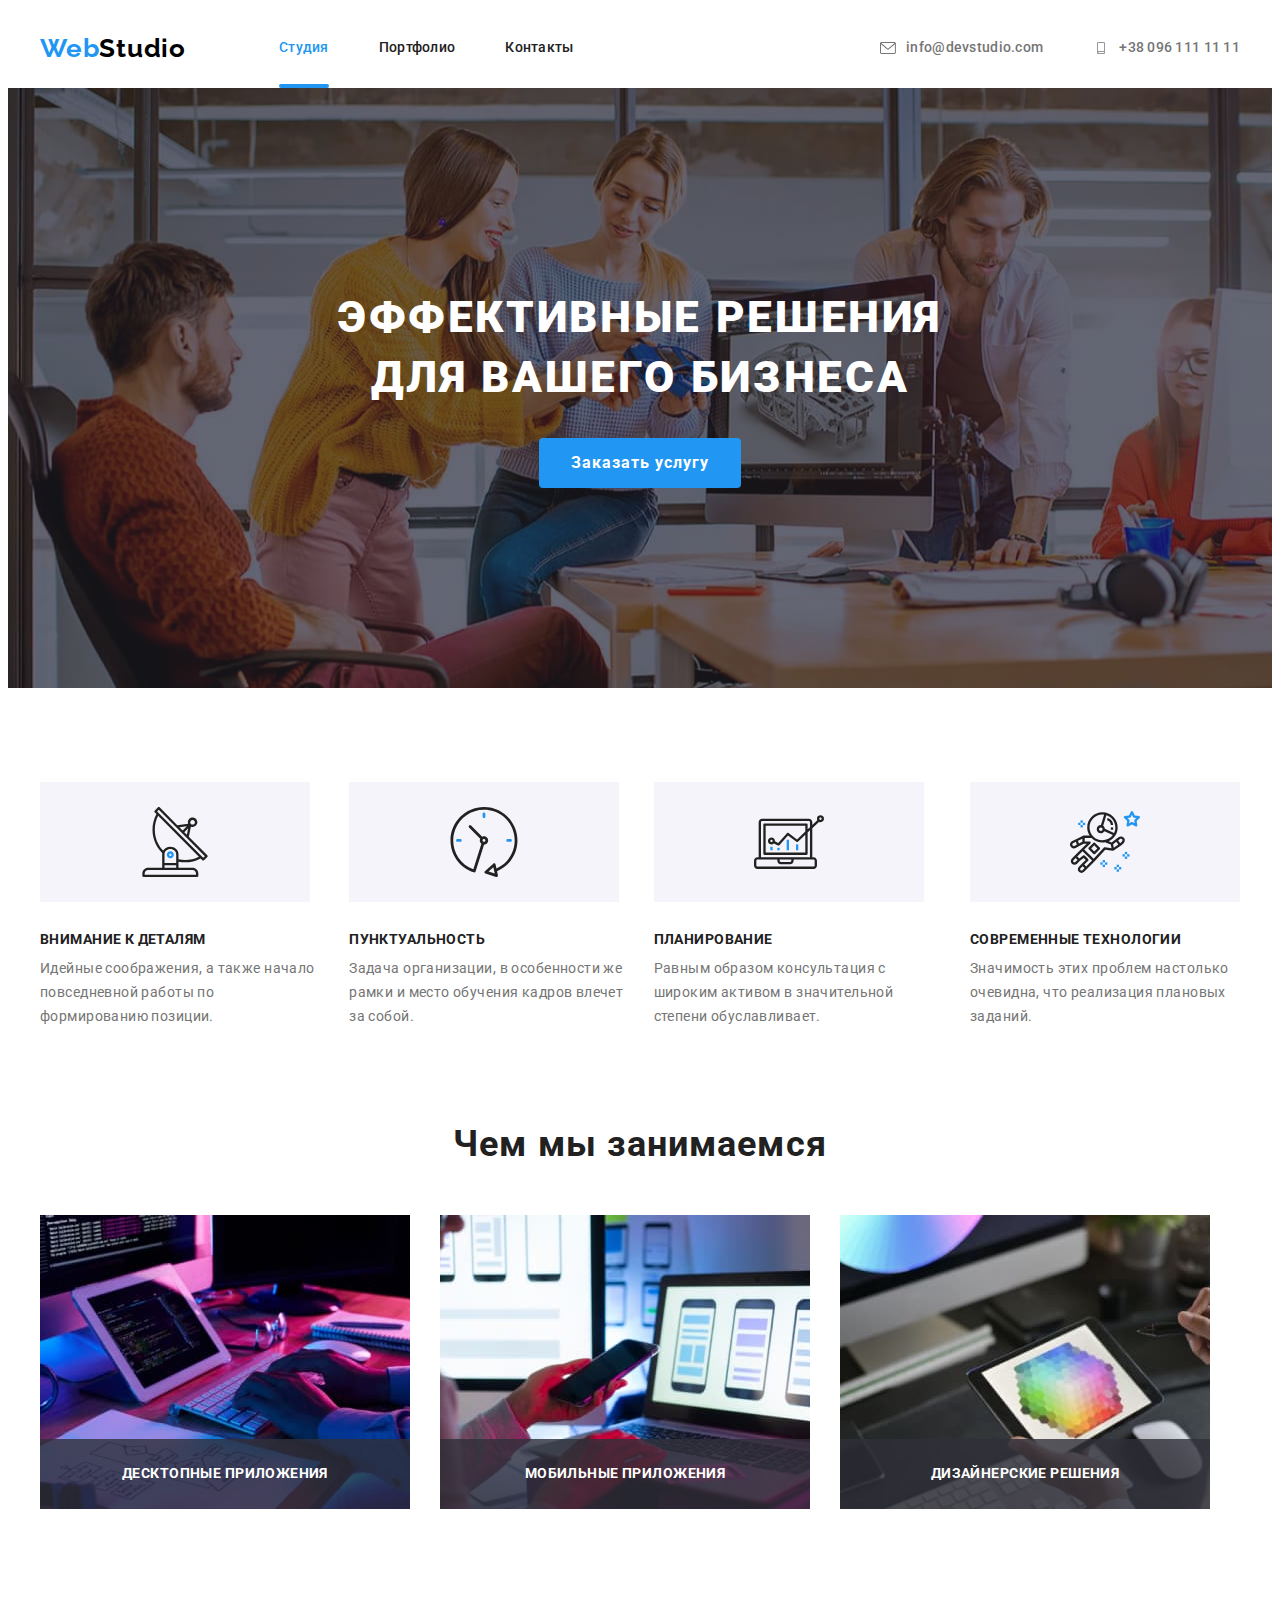
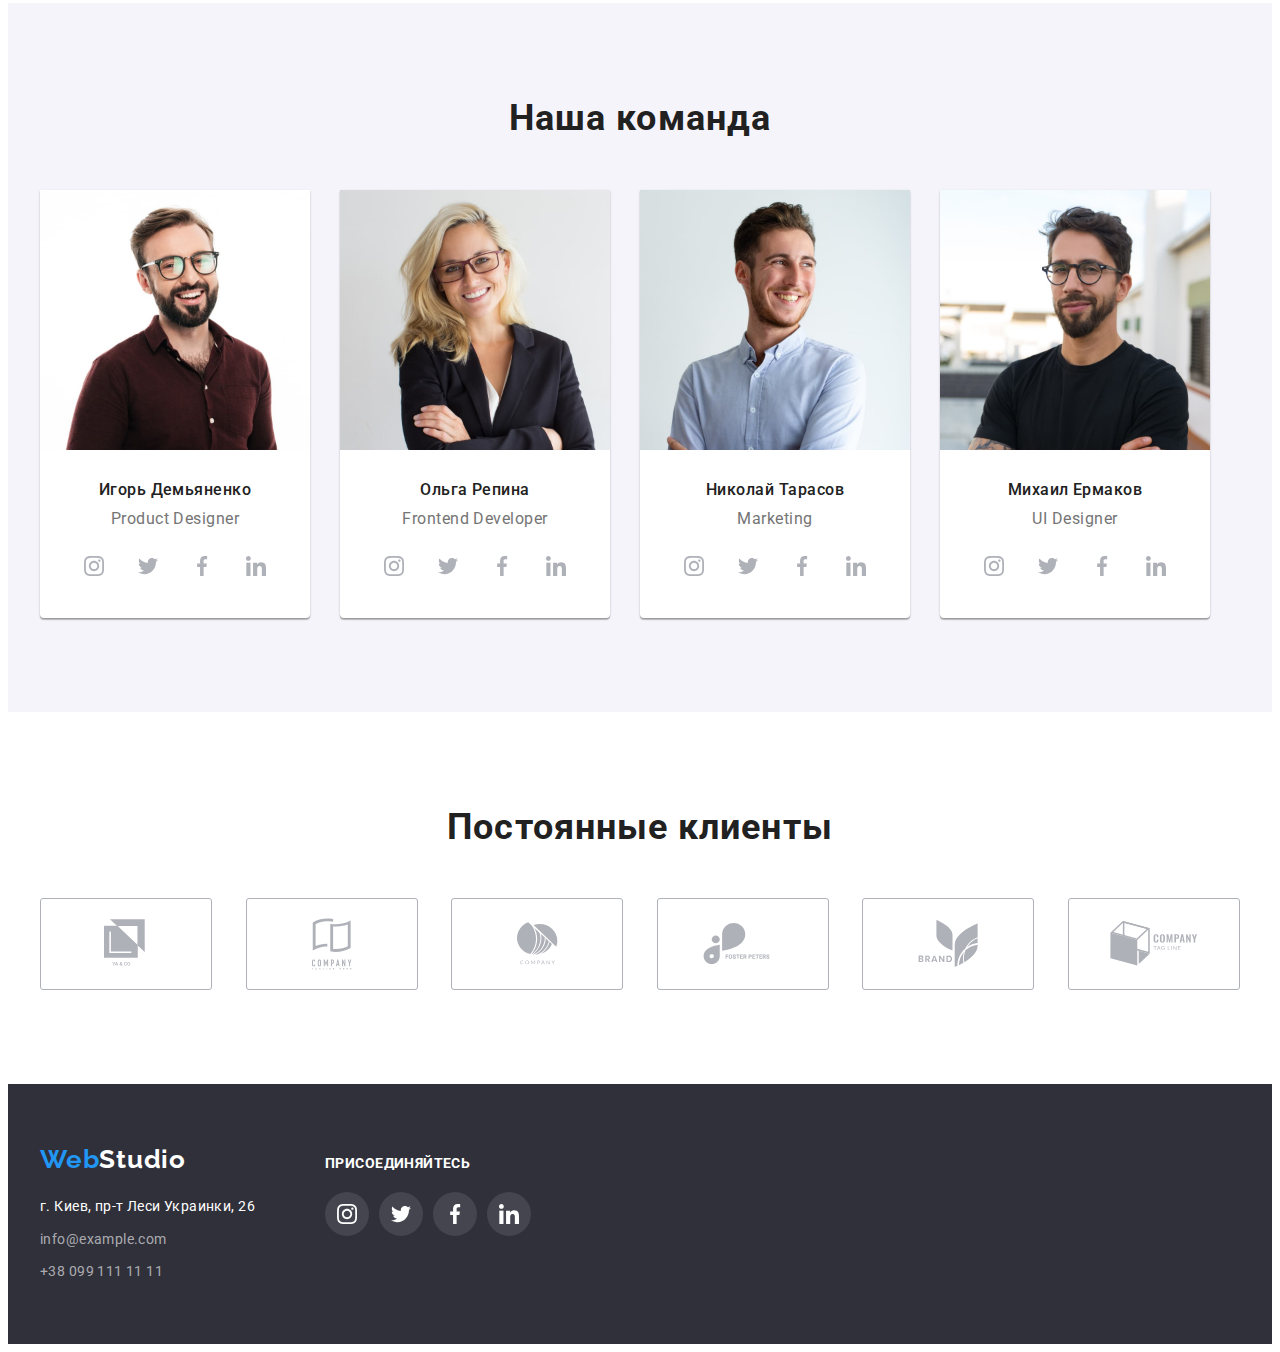
<file: index.html>
<!DOCTYPE html>
<html lang="ru">
  <head>
    <meta charset="UTF-8" />
    <meta name="viewport" content="width=device-width, initial-scale=1.0" />
    <title>WebStudio</title>
    <link rel="preconnect" href="https://fonts.gstatic.com" />
    <link
      href="https://fonts.googleapis.com/css2?family=Raleway:wght@700&family=Roboto:wght@400;500;700;900&display=swap"
      rel="stylesheet"
    />
    <link
      rel="stylesheet"
      href="https://cdnjs.cloudflare.com/ajax/libs/modern-normalize/1.0.0/modern-normalize.min.css"
      integrity="sha512-ISS7cAi1PEhQ8jnbJpJZMd29NlhNj4AWYyLOSp2CE/CsHxTCu+r+t0D2yoJudVrd0/8fTVPUVDzY5Tvli75u/g=="
      crossorigin="anonymous"
    />
    <link rel="stylesheet" href="css/styles.css" />
  </head>
  <body>
    <!-- Header-->
    <header class="header">
      <div class="container">
        <nav class="site-nav">
          <a href="index.html" class="logo"><span>Web</span>Studio</a>
          <ul class="site-nav-list">
            <li class="site-nav-list-item">
              <a href="index.html" class="site-nav-link is-current">Студия</a>
            </li>
            <li class="site-nav-list-item">
              <a href="portfolio.html" class="site-nav-link">Портфолио</a>
            </li>
            <li class="site-nav-list-item">
              <a href="#" class="site-nav-link">Контакты</a>
            </li>
          </ul>
        </nav>
        <ul class="contact-list">
          <li class="contact-list-item">
            <a href="mailto:info@devstudio.com" class="contact-mail">
              <svg class="contact-icon">
                <use href="./images/sprite.svg#icon-envelope"></use>
              </svg>
              <p>info@devstudio.com</p></a
            >
          </li>
          <li class="contact-list-item">
            <a href="tel:+380961111111" class="contact-num"
              ><svg class="contact-icon">
                <use href="./images/sprite.svg#icon-smartphone"></use>
              </svg>
              <p>+38 096 111 11 11</p></a
            >
          </li>
        </ul>
      </div>
    </header>
    <main>
      <!--HERO-->
      <section class="hero">
        <div class="container">
          <h1 class="hero-title">
            Эффективные решения <br />
            для вашего бизнеса
          </h1>
          <button class="button" type="button" data-modal-open>
            Заказать услугу
          </button>
          <div class="backdrop is-hidden" data-modal>
            <div class="modal">
              <button type="button" class="close-btn" data-modal-close>
                <svg width="18" height="18">
                  <use href="./images/sprite.svg#icon-close"></use>
                </svg>
              </button>
            </div>
          </div>
        </div>
      </section>

      <!--Features-->
      <section class="section">
        <div class="container">
          <h2 class="section-title visually-hidden">Особенности</h2>
          <ul class="features">
            <li class="features-item">
              <div class="background">
                <svg width="70" height="70">
                  <use href="./images/sprite.svg#icon-antenna"></use>
                </svg>
              </div>
              <h3 class="features-title">Внимание к деталям</h3>
              <p class="features-description">
                Идейные соображения, а также начало повседневной работы по
                формированию позиции.
              </p>
            </li>
            <li class="features-item">
              <div class="background">
                <svg width="70" height="70">
                  <use href="./images/sprite.svg#icon-clock"></use>
                </svg>
              </div>
              <h3 class="features-title">Пунктуальность</h3>
              <p class="features-description">
                Задача организации, в особенности же рамки и место обучения
                кадров влечет за собой.
              </p>
            </li>
            <li class="features-item">
              <div class="background">
                <svg width="70" height="70">
                  <use href="./images/sprite.svg#icon-diagram"></use>
                </svg>
              </div>
              <h3 class="features-title">Планирование</h3>
              <p class="features-description">
                Равным образом консультация с широким активом в значительной
                степени обуславливает.
              </p>
            </li>
            <li class="features-item">
              <div class="background">
                <svg width="70" height="70">
                  <use href="./images/sprite.svg#icon-astronaut"></use>
                </svg>
              </div>
              <h3 class="features-title">Современные технологии</h3>
              <p class="features-description">
                Значимость этих проблем настолько очевидна, что реализация
                плановых заданий.
              </p>
            </li>
          </ul>
        </div>
      </section>
      <!--What we are doing-->
      <section class="section-works">
        <div class="container">
          <h2 class="section-title">Чем мы занимаемся</h2>
          <ul class="gallery-list">
            <li class="illustration">
              <img
                src="images/box1.jpg"
                alt="Написание кода"
                width="370"
                height="294"
              />
              <div class="illustration-overlay">
                <p class="illustration-text">Десктопные приложения</p>
              </div>
            </li>
            <li class="illustration">
              <img
                src="images/box2.jpg"
                alt="Разработка нативных приложений"
                width="370"
                height="294"
              />
              <div class="illustration-overlay">
                <p class="illustration-text">Мобильные приложения</p>
              </div>
            </li>
            <li class="illustration">
              <img
                src="images/box3.jpg"
                alt="Разработка дизайна"
                width="370"
                height="294"
              />
              <div class="illustration-overlay">
                <p class="illustration-text">Дизайнерские решения</p>
              </div>
            </li>
          </ul>
        </div>
      </section>
      <!--Our team-->
      <section class="section team">
        <div class="container">
          <h2 class="section-title">Наша команда</h2>
          <ul class="employees-list">
            <li class="item">
              <img
                src="images/img1.jpg"
                alt="Фото Игоря Демьяненко"
                width="270"
                height="260"
              />
              <div class="team-description-wrapper">
                <h3 class="employees-title">Игорь Демьяненко</h3>
                <p class="employees-desc" lang="en">Product Designer</p>
                <ul class="social-links">
                  <li class="social-links__item">
                    <a href="#" class="social-links__link"
                      ><svg class="social-links__icon">
                        <use href="./images/sprite.svg#icon-instagram"></use>
                      </svg>
                    </a>
                  </li>
                  <li class="social-links__item">
                    <a href="#" class="social-links__link"
                      ><svg class="social-links__icon">
                        <use href="./images/sprite.svg#icon-twitter"></use>
                      </svg>
                    </a>
                  </li>
                  <li class="social-links__item">
                    <a href="#" class="social-links__link"
                      ><svg class="social-links__icon">
                        <use href="./images/sprite.svg#icon-facebook"></use>
                      </svg>
                    </a>
                  </li>
                  <li class="social-links__item">
                    <a href="#" class="social-links__link"
                      ><svg class="social-links__icon">
                        <use href="./images/sprite.svg#icon-linkedin"></use>
                      </svg>
                    </a>
                  </li>
                </ul>
              </div>
            </li>
            <li class="item">
              <img
                src="images/img2.jpg"
                alt="Фото Ольги Репиной"
                width="270"
                height="260"
              />
              <div class="team-description-wrapper">
                <h3 class="employees-title">Ольга Репина</h3>
                <p class="employees-desc" lang="en">Frontend Developer</p>
                <ul class="social-links">
                  <li class="social-links__item">
                    <a href="#" class="social-links__link"
                      ><svg class="social-links__icon">
                        <use href="./images/sprite.svg#icon-instagram"></use>
                      </svg>
                    </a>
                  </li>
                  <li class="social-links__item">
                    <a href="#" class="social-links__link"
                      ><svg class="social-links__icon">
                        <use href="./images/sprite.svg#icon-twitter"></use>
                      </svg>
                    </a>
                  </li>
                  <li class="social-links__item">
                    <a href="#" class="social-links__link"
                      ><svg class="social-links__icon">
                        <use href="./images/sprite.svg#icon-facebook"></use>
                      </svg>
                    </a>
                  </li>
                  <li class="social-links__item">
                    <a href="#" class="social-links__link"
                      ><svg class="social-links__icon">
                        <use href="./images/sprite.svg#icon-linkedin"></use>
                      </svg>
                    </a>
                  </li>
                </ul>
              </div>
            </li>
            <li class="item">
              <img
                src="images/img3.jpg"
                alt="Фото Николая Тарасова"
                width="270"
                height="260"
              />
              <div class="team-description-wrapper">
                <h3 class="employees-title">Николай Тарасов</h3>
                <p class="employees-desc" lang="en">Marketing</p>
                <ul class="social-links">
                  <li class="social-links__item">
                    <a href="#" class="social-links__link"
                      ><svg class="social-links__icon">
                        <use href="./images/sprite.svg#icon-instagram"></use>
                      </svg>
                    </a>
                  </li>
                  <li class="social-links__item">
                    <a href="#" class="social-links__link"
                      ><svg class="social-links__icon">
                        <use href="./images/sprite.svg#icon-twitter"></use>
                      </svg>
                    </a>
                  </li>
                  <li class="social-links__item">
                    <a href="#" class="social-links__link"
                      ><svg class="social-links__icon">
                        <use href="./images/sprite.svg#icon-facebook"></use>
                      </svg>
                    </a>
                  </li>
                  <li class="social-links__item">
                    <a href="#" class="social-links__link"
                      ><svg class="social-links__icon">
                        <use href="./images/sprite.svg#icon-linkedin"></use>
                      </svg>
                    </a>
                  </li>
                </ul>
              </div>
            </li>
            <li class="item">
              <img
                src="images/img4.jpg"
                alt="Фото Михаила Ермакова"
                width="270"
                height="260"
              />
              <div class="team-description-wrapper">
                <h3 class="employees-title">Михаил Ермаков</h3>
                <p class="employees-desc" lang="en">UI Designer</p>
                <ul class="social-links">
                  <li class="social-links__item">
                    <a href="#" class="social-links__link"
                      ><svg class="social-links__icon">
                        <use href="./images/sprite.svg#icon-instagram"></use>
                      </svg>
                    </a>
                  </li>
                  <li class="social-links__item">
                    <a href="#" class="social-links__link"
                      ><svg class="social-links__icon">
                        <use href="./images/sprite.svg#icon-twitter"></use>
                      </svg>
                    </a>
                  </li>
                  <li class="social-links__item">
                    <a href="#" class="social-links__link"
                      ><svg class="social-links__icon">
                        <use href="./images/sprite.svg#icon-facebook"></use>
                      </svg>
                    </a>
                  </li>
                  <li class="social-links__item">
                    <a href="#" class="social-links__link"
                      ><svg class="social-links__icon">
                        <use href="./images/sprite.svg#icon-linkedin"></use>
                      </svg>
                    </a>
                  </li>
                </ul>
              </div>
            </li>
          </ul>
        </div>
      </section>
    </main>

    <!--Our clients-->
    <section class="section">
      <div class="container">
        <h2 class="section-title">Постоянные клиенты</h2>
        <ul class="clients-list">
          <li class="clients-list__item">
            <a href="#" class="cliens-list__link">
              <svg class="clients-logo" width="45" height="50">
                <use href="./images/sprite.svg#icon-logo1"></use>
              </svg>
            </a>
          </li>
          <li class="clients-list__item">
            <a href="#" class="cliens-list__link">
              <svg class="clients-logo" width="40" height="52">
                <use href="./images/sprite.svg#icon-logo2"></use>
              </svg>
            </a>
          </li>
          <li class="clients-list__item">
            <a href="#" class="cliens-list__link">
              <svg class="clients-logo" width="41" height="43">
                <use href="./images/sprite.svg#icon-logo3"></use>
              </svg>
            </a>
          </li>
          <li class="clients-list__item">
            <a href="#" class="cliens-list__link">
              <svg class="clients-logo" width="80" height="42">
                <use href="./images/sprite.svg#icon-logo4"></use>
              </svg>
            </a>
          </li>
          <li class="clients-list__item">
            <a href="#" class="cliens-list__link">
              <svg class="clients-logo" width="60" height="47">
                <use href="./images/sprite.svg#icon-logo5"></use>
              </svg>
            </a>
          </li>
          <li class="clients-list__item">
            <a href="#" class="cliens-list__link">
              <svg class="clients-logo" width="88" height="45">
                <use href="./images/sprite.svg#icon-logo6"></use>
              </svg>
            </a>
          </li>
        </ul>
      </div>
    </section>

    <!--Footer-->
    <footer class="footer">
      <div class="container footer-wrapper">
        <div class="footer-contacts-wrapper">
          <a class="footer-logo" href="index.html"><span>Web</span>Studio</a>
          <address class="address">
            <ul class="contacts-info">
              <li class="item">
                <a
                  href="https://goo.gl/maps/7gXkQdSNCJbNH52J9"
                  target="_blank"
                  rel="noreferrer noopener"
                  class="location"
                  >г. Киев, пр-т Леси Украинки, 26</a
                >
              </li>
              <li class="item">
                <a href="mailto:info@example.com" class="contact-item"
                  >info@example.com</a
                >
              </li>
              <li class="item">
                <a href="tel:+380991111111" class="contact-item"
                  >+38 099 111 11 11</a
                >
              </li>
            </ul>
          </address>
        </div>
        <div class="footer-social-links-wrapper">
          <p class="appeal">Присоединяйтесь</p>
          <ul class="footer-social-list">
            <li class="social-links__item">
              <a href="#" class="social-links__link"
                ><svg class="social-links__icon">
                  <use href="./images/sprite.svg#icon-instagram"></use>
                </svg>
              </a>
            </li>
            <li class="social-links__item">
              <a href="#" class="social-links__link"
                ><svg class="social-links__icon">
                  <use href="./images/sprite.svg#icon-twitter"></use>
                </svg>
              </a>
            </li>
            <li class="social-links__item">
              <a href="#" class="social-links__link"
                ><svg class="social-links__icon">
                  <use href="./images/sprite.svg#icon-facebook"></use>
                </svg>
              </a>
            </li>
            <li class="social-links__item">
              <a href="#" class="social-links__link"
                ><svg class="social-links__icon">
                  <use href="./images/sprite.svg#icon-linkedin"></use>
                </svg>
              </a>
            </li>
          </ul>
        </div>
      </div>
    </footer>
    <script src="./js/modal.js"></script>
  </body>
</html>
</file>
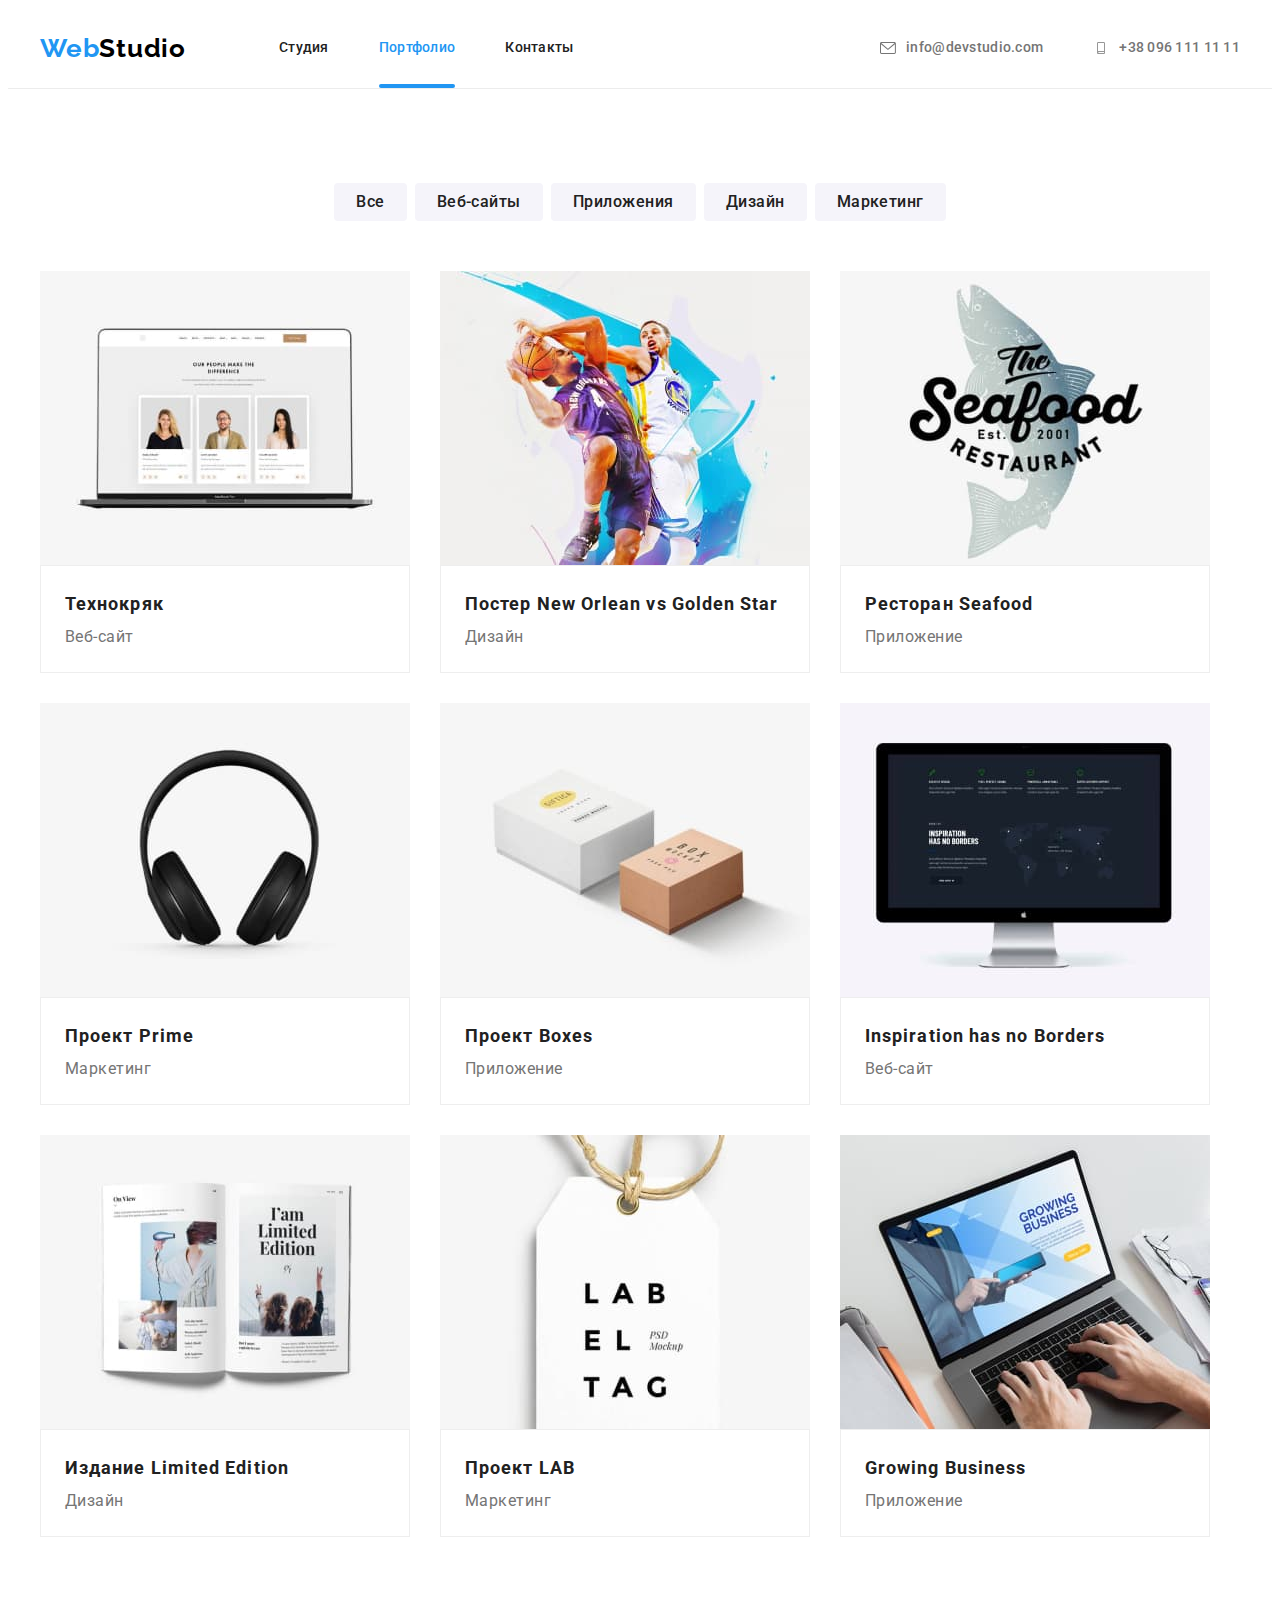
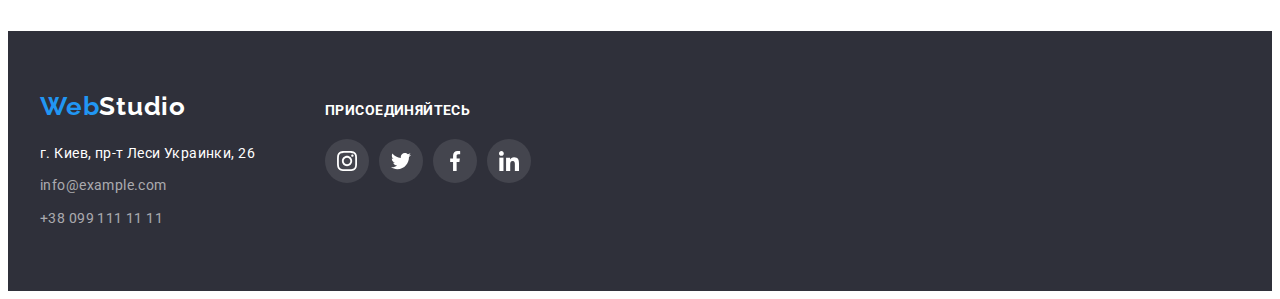
<file: portfolio.html>
<!DOCTYPE html>
<html lang="en">
  <head>
    <meta charset="UTF-8" />
    <meta name="viewport" content="width=device-width, initial-scale=1.0" />
    <title>Portfolio</title>
    <link rel="preconnect" href="https://fonts.gstatic.com" />
    <link
      href="https://fonts.googleapis.com/css2?family=Raleway:wght@700&family=Roboto:wght@400;500;700;900&display=swap"
      rel="stylesheet"
    />
    <link
      rel="stylesheet"
      href="https://cdnjs.cloudflare.com/ajax/libs/modern-normalize/1.0.0/modern-normalize.min.css"
      integrity="sha512-ISS7cAi1PEhQ8jnbJpJZMd29NlhNj4AWYyLOSp2CE/CsHxTCu+r+t0D2yoJudVrd0/8fTVPUVDzY5Tvli75u/g=="
      crossorigin="anonymous"
    />
    <link rel="stylesheet" href="css/styles.css" />
  </head>
  <body>
    <!--Header-->
    <header class="header">
      <div class="container">
        <nav class="site-nav">
          <a href="index.html" class="logo"><span>Web</span>Studio</a>
          <ul class="site-nav-list">
            <li class="site-nav-list-item">
              <a href="index.html" class="site-nav-link">Студия</a>
            </li>
            <li class="site-nav-list-item">
              <a href="portfolio.html" class="site-nav-link is-current"
                >Портфолио</a
              >
            </li>
            <li class="site-nav-list-item">
              <a href="#" class="site-nav-link">Контакты</a>
            </li>
          </ul>
        </nav>
        <ul class="contact-list">
          <li class="contact-list-item">
            <a href="mailto:info@devstudio.com" class="contact-mail">
              <svg class="contact-icon">
                <use href="./images/sprite.svg#icon-envelope"></use>
              </svg>
              <p>info@devstudio.com</p></a
            >
          </li>
          <li class="contact-list-item">
            <a href="tel:+380961111111" class="contact-num"
              ><svg class="contact-icon">
                <use href="./images/sprite.svg#icon-smartphone"></use>
              </svg>
              <p>+38 096 111 11 11</p></a
            >
          </li>
        </ul>
      </div>
    </header>
    <!--Main-->
    <main class="portfolio-main">
      <!--Our examples of work-->
      <section class="section examples">
        <div class="container">
          <div class="selector-list-wrapper">
            <ul class="selector-list">
              <li class="item">
                <button class="button-selector" type="button">Все</button>
              </li>
              <li class="item">
                <button class="button-selector" type="button">Веб-сайты</button>
              </li>
              <li class="item">
                <button class="button-selector" type="button">
                  Приложения
                </button>
              </li>
              <li class="item">
                <button class="button-selector" type="button">Дизайн</button>
              </li>
              <li class="item">
                <button class="button-selector" type="button">Маркетинг</button>
              </li>
            </ul>
          </div>

          <ul class="examples-list">
            <li class="examples-list-item">
              <a href="#" class="examples-link">
                <div class="examples-link-wrapper">
                  <img
                    src="images/portfolio/poster1.jpg"
                    alt="Ноутбук с открытой страницей веб-сайта"
                    width="370"
                    height="294"
                  />
                  <div class="examples-link-overlay">
                    <p class="examples-link-text">
                      Технокряк это современная площадка распространения
                      коронавируса. Компании используют эту платформу для
                      цифрового шпионажа и атак на защищённые сервера
                      конкурентов.
                    </p>
                  </div>
                </div>

                <div class="examples-description-wrapper">
                  <h2 class="examples-title">Технокряк</h2>
                  <p class="examples-desc">Веб-сайт</p>
                </div>
              </a>
            </li>
            <li class="examples-list-item">
              <a href="#" class="examples-link">
                <div class="examples-link-wrapper">
                  <img
                    src="images/portfolio/poster2.jpg"
                    alt="Баскетболисты"
                    width="370"
                    height="294"
                  />
                  <div class="examples-link-overlay">
                    <p class="examples-link-text">
                      Технокряк это современная площадка распространения
                      коронавируса. Компании используют эту платформу для
                      цифрового шпионажа и атак на защищённые сервера
                      конкурентов.
                    </p>
                  </div>
                </div>

                <div class="examples-description-wrapper">
                  <h2 class="examples-title">
                    Постер New Orlean vs Golden Star
                  </h2>
                  <p class="examples-desc">Дизайн</p>
                </div>
              </a>
            </li>
            <li class="examples-list-item">
              <a href="#" class="examples-link">
                <div class="examples-link-wrapper">
                  <img
                    src="images/portfolio/poster3.jpg"
                    alt="Логотип ресторана"
                    width="370"
                    height="294"
                  />
                  <div class="examples-link-overlay">
                    <p class="examples-link-text">
                      Технокряк это современная площадка распространения
                      коронавируса. Компании используют эту платформу для
                      цифрового шпионажа и атак на защищённые сервера
                      конкурентов.
                    </p>
                  </div>
                </div>

                <div class="examples-description-wrapper">
                  <h2 class="examples-title">Ресторан Seafood</h2>
                  <p class="examples-desc">Приложение</p>
                </div>
              </a>
            </li>
            <li class="examples-list-item">
              <a href="#" class="examples-link">
                <div class="examples-link-wrapper">
                  <img
                    src="images/portfolio/poster4.jpg"
                    alt="Наушники"
                    width="370"
                    height="294"
                  />
                  <div class="examples-link-overlay">
                    <p class="examples-link-text">
                      Технокряк это современная площадка распространения
                      коронавируса. Компании используют эту платформу для
                      цифрового шпионажа и атак на защищённые сервера
                      конкурентов.
                    </p>
                  </div>
                </div>

                <div class="examples-description-wrapper">
                  <h2 class="examples-title">Проект Prime</h2>
                  <p class="examples-desc">Маркетинг</p>
                </div>
              </a>
            </li>
            <li class="examples-list-item">
              <a href="#" class="examples-link">
                <div class="examples-link-wrapper">
                  <img
                    src="images/portfolio/poster5.jpg"
                    alt="Две коробки"
                    width="370"
                    height="294"
                  />
                  <div class="examples-link-overlay">
                    <p class="examples-link-text">
                      Технокряк это современная площадка распространения
                      коронавируса. Компании используют эту платформу для
                      цифрового шпионажа и атак на защищённые сервера
                      конкурентов.
                    </p>
                  </div>
                </div>

                <div class="examples-description-wrapper">
                  <h2 class="examples-title">Проект Boxes</h2>
                  <p class="examples-desc">Приложение</p>
                </div>
              </a>
            </li>
            <li class="examples-list-item">
              <a href="#" class="examples-link">
                <div class="examples-link-wrapper">
                  <img
                    src="images/portfolio/poster6.jpg"
                    alt="Компьтер с открытой страницей веб-сайта"
                    width="370"
                    height="294"
                  />
                  <div class="examples-link-overlay">
                    <p class="examples-link-text">
                      Технокряк это современная площадка распространения
                      коронавируса. Компании используют эту платформу для
                      цифрового шпионажа и атак на защищённые сервера
                      конкурентов.
                    </p>
                  </div>
                </div>

                <div class="examples-description-wrapper">
                  <h2 class="examples-title" lang="eng">
                    Inspiration has no Borders
                  </h2>
                  <p class="examples-desc">Веб-сайт</p>
                </div>
              </a>
            </li>
            <li class="examples-list-item">
              <a href="#" class="examples-link">
                <div class="examples-link-wrapper">
                  <img
                    src="images/portfolio/poster7.jpg"
                    alt="Журнал"
                    width="370"
                    height="294"
                  />
                  <div class="examples-link-overlay">
                    <p class="examples-link-text">
                      Технокряк это современная площадка распространения
                      коронавируса. Компании используют эту платформу для
                      цифрового шпионажа и атак на защищённые сервера
                      конкурентов.
                    </p>
                  </div>
                </div>

                <div class="examples-description-wrapper">
                  <h2 class="examples-title">Издание Limited Edition</h2>
                  <p class="examples-desc">Дизайн</p>
                </div>
              </a>
            </li>
            <li class="examples-list-item">
              <a href="# " class="examples-link">
                <div class="examples-link-wrapper">
                  <img
                    src="images/portfolio/poster8.jpg"
                    alt="Логотип проекта"
                    width="370"
                    height="294"
                  />
                  <div class="examples-link-overlay">
                    <p class="examples-link-text">
                      Технокряк это современная площадка распространения
                      коронавируса. Компании используют эту платформу для
                      цифрового шпионажа и атак на защищённые сервера
                      конкурентов.
                    </p>
                  </div>
                </div>

                <div class="examples-description-wrapper">
                  <h2 class="examples-title">Проект LAB</h2>
                  <p class="examples-desc">Маркетинг</p>
                </div>
              </a>
            </li>
            <li class="examples-list-item">
              <a href="#" class="examples-link">
                <div class="examples-link-wrapper">
                  <img
                    src="images/portfolio/poster9.jpg"
                    alt="Пользователь за работой с приложением"
                    width="370"
                    height="294"
                  />
                  <div class="examples-link-overlay">
                    <p class="examples-link-text">
                      Технокряк это современная площадка распространения
                      коронавируса. Компании используют эту платформу для
                      цифрового шпионажа и атак на защищённые сервера
                      конкурентов.
                    </p>
                  </div>
                </div>

                <div class="examples-description-wrapper">
                  <h2 class="examples-title" lang="en">Growing Business</h2>
                  <p class="examples-desc">Приложение</p>
                </div>
              </a>
            </li>
          </ul>
        </div>
      </section>
    </main>
    <!--Footer-->
    <footer class="footer">
      <div class="container footer-wrapper">
        <div class="footer-contacts-wrapper">
          <a class="footer-logo" href="index.html"><span>Web</span>Studio</a>
          <address class="address">
            <ul class="contacts-info">
              <li class="item">
                <a
                  href="https://goo.gl/maps/7gXkQdSNCJbNH52J9"
                  target="_blank"
                  rel="noreferrer noopener"
                  class="location"
                  >г. Киев, пр-т Леси Украинки, 26</a
                >
              </li>
              <li class="item">
                <a href="mailto:info@example.com" class="contact-item"
                  >info@example.com</a
                >
              </li>
              <li class="item">
                <a href="tel:+380991111111" class="contact-item"
                  >+38 099 111 11 11</a
                >
              </li>
            </ul>
          </address>
        </div>
        <div class="footer-social-links-wrapper">
          <p class="appeal">Присоединяйтесь</p>
          <ul class="footer-social-list">
            <li class="social-links__item">
              <a href="#" class="social-links__link"
                ><svg class="social-links__icon">
                  <use href="./images/sprite.svg#icon-instagram"></use>
                </svg>
              </a>
            </li>
            <li class="social-links__item">
              <a href="#" class="social-links__link"
                ><svg class="social-links__icon">
                  <use href="./images/sprite.svg#icon-twitter"></use>
                </svg>
              </a>
            </li>
            <li class="social-links__item">
              <a href="#" class="social-links__link"
                ><svg class="social-links__icon">
                  <use href="./images/sprite.svg#icon-facebook"></use>
                </svg>
              </a>
            </li>
            <li class="social-links__item">
              <a href="#" class="social-links__link"
                ><svg class="social-links__icon">
                  <use href="./images/sprite.svg#icon-linkedin"></use>
                </svg>
              </a>
            </li>
          </ul>
        </div>
      </div>
    </footer>
  </body>
</html>
</file>
<file: css/styles.css>
:root {
  --main-font: 'Roboto', sans-serif;
  --secondary-font: 'Raleway', sans-serif;
  --main-text-color: #212121;
  --secondary-text-color: #757575;
  --accent-color: #2196f3;
}

/*================================================BODY=================================================*/
body {
  font-family: var(--main-font);
  font-style: normal;
  background-color: #ffffff;
}

a {
  text-decoration: none;
}

ul,
ol {
  list-style-type: none;
  padding: 0;
  margin: 0;
}

h1,
h2,
h3,
h4,
h5,
h6,
p {
  margin: 0;
}

img {
  display: block;
}

.address {
  font-style: normal;
}

/*================================================COMPONENTS===============================================*/
.section {
  padding-top: 94px;
  padding-bottom: 94px;
}
.section-title {
  font-weight: 700;
  font-size: 36px;
  line-height: 1.17;
  text-align: center;
  letter-spacing: 0.03em;
  color: var(--main-text-color);
}

.container {
  width: 1200px;
  padding: 0 15px;
  margin: 0 auto;
}

/*================================================HEADER===============================================*/
.header .container {
  display: flex;
  align-items: center;
}

.site-nav {
  display: flex;
  align-items: center;
}

.site-nav-list {
  display: flex;
  align-items: center;
}

.header .logo {
  margin-right: 93px;
}

.site-nav-list-item:not(:last-child),
.contact-list-item:not(:last-child) {
  margin-right: 50px;
}

.logo {
  font-family: var(--secondary-font);
  font-weight: 700;
  font-size: 26px;
  line-height: 1.19;
  letter-spacing: 0.03em;
  color: #000000;
}

.logo > span {
  color: var(--accent-color);
}

.site-nav-link.is-current {
  color: var(--accent-color);

  position: relative;
}

.site-nav-link.is-current::after {
  content: '';

  position: absolute;
  left: 0;
  bottom: 0;

  display: block;
  width: 100%;
  height: 4px;
  border-radius: 2px;
  background-color: var(--accent-color);
}

.site-nav-link {
  display: block;
  padding-top: 32px;
  padding-bottom: 32px;

  font-weight: 500;
  font-size: 14px;
  line-height: 1.14;
  letter-spacing: 0.02em;
  color: var(--main-text-color);

  transition: 250ms cubic-bezier(0.4, 0, 0.2, 1);
}

.site-nav-link:hover,
.site-nav-link:focus,
.contact-mail:hover,
.contact-mail:focus,
.contact-num:hover,
.contact-num:focus {
  color: var(--accent-color);
}

.contact-list {
  display: flex;
  align-items: center;
  margin-left: auto;
}

.contact-icon {
  width: 16px;
  height: 12px;
  margin-right: 10px;

  fill: var(--secondary-text-color);

  transition: fill 250ms cubic-bezier(0.4, 0, 0.2, 1);
}
.contact-mail:hover .contact-icon,
.contact-mail:focus .contact-icon,
.contact-num:hover .contact-icon,
.contact-num:focus .contact-icon {
  fill: var(--accent-color);
}
.contact-mail,
.contact-num {
  display: flex;
  align-items: center;

  font-weight: 500;
  font-size: 14px;
  line-height: 1.14;
  letter-spacing: 0.02em;
  color: var(--secondary-text-color);

  transition: 250ms cubic-bezier(0.4, 0, 0.2, 1);
}

/*======================================================HERO====================================*/
.hero {
  padding: 200px 0;
  max-width: 1600px;
  margin-right: auto;
  margin-left: auto;
  background-color: #2f303a;
  background-image: linear-gradient(
      rgba(47, 48, 58, 0.4),
      rgba(47, 48, 58, 0.4)
    ),
    url('../images/hero.jpg');
  background-repeat: no-repeat;
  background-size: cover;
}

.hero .container {
  display: flex;
  flex-wrap: wrap;
  justify-content: center;
}

.hero-title {
  width: 100%;
  margin-bottom: 30px;

  font-weight: 900;
  font-size: 44px;
  line-height: 1.36;
  text-align: center;
  letter-spacing: 0.06em;
  text-transform: uppercase;
  color: #ffffff;
}

.button {
  min-width: 200px;
  padding: 10px 32px;
  border-radius: 4px;
  cursor: pointer;
  border: none;

  font-family: var(--main-font);
  font-weight: 700;
  font-size: 16px;
  line-height: 1.87;
  text-align: center;
  letter-spacing: 0.06em;
  color: #ffffff;
  background-color: var(--accent-color);
}

.backdrop {
  position: fixed;
  top: 0;
  left: 0;
  z-index: 100;

  width: 100%;
  height: 100%;

  background-color: rgba(0, 0, 0, 0.1);
  opacity: 1;
  visibility: visible;

  transition: opacity 250ms cubic-bezier(0.4, 0, 0.2, 1); 
}

.backdrop.is-hidden {
  opacity: 0;
  visibility: hidden;
  pointer-events: none;
}

.backdrop.is-hidden .modal {
  transform: translate(-50%, -50%) scale(1.2);
}

.modal {
  position: absolute;
  top: 50%;
  left: 50%;
  transform: translate(-50%, -50%);
  
  width: 528px;
  min-height: 581px;

  background-color: #ffffff;
  box-shadow: 0px 1px 3px rgba(0, 0, 0, 0.12), 0px 1px 1px rgba(0, 0, 0, 0.14),
    0px 2px 1px rgba(0, 0, 0, 0.2);
  border-radius: 4px;

  transform: translate(-50%, -50%) scale(1);

  transition: transform 250ms cubic-bezier(0.4, 0, 0.2, 1);
}

.close-btn {
  position: absolute;
  top: 8px;
  right: 8px;

  display: flex;
  justify-content: center;
  align-items: center;

  width: 30px;
  height: 30px;
  border: 1px solid #afb1b8;
  background-color: #fff;
  border-radius: 50%;
  cursor: pointer;
}
/*======================================================FEATURES====================================*/
.features {
  display: flex;
}

.features-item:not(:last-child) {
  margin-right: 30px;
}
.visually-hidden {
  position: absolute;
  width: 1px;
  height: 1px;
  margin: -1px;
  border: 0;
  padding: 0;

  white-space: nowrap;
  clip-path: inset(100%);
  clip: rect(0 0 0 0);
  overflow: hidden;
}

.features-title {
  margin-bottom: 10px;

  font-weight: 700;
  font-size: 14px;
  line-height: 1.14;
  letter-spacing: 0.03em;
  text-transform: uppercase;
  color: var(--main-text-color);
}

.features-description {
  font-weight: 400;
  font-size: 14px;
  line-height: 1.71;
  letter-spacing: 0.03em;
  color: var(--secondary-text-color);
}

.background {
  display: flex;
  justify-content: center;
  align-items: center;
  width: 270px;
  height: 120px;
  background-color: #f5f4fa;
  margin-bottom: 30px;
}

/*=====================================================WHAT WE ARE DOING====================================*/
.section-works {
  padding-bottom: 94px;
}

.gallery-list {
  display: flex;
  margin-top: 50px;
}

.illustration:not(:last-child) {
  margin-right: 30px;
}

.illustration {
  display: block;
  position: relative;
}

.illustration-overlay {
  display: block;
  position: absolute;

  width: 100%;
  height: 70px;
  left: 0;
  bottom: 0;

  background-color: rgb(47, 48, 58, 0.8);
}

.illustration-text {
  font-family: (var(--main-font));
  font-weight: 700;
  font-size: 14px;
  line-height: 1.14;
  text-align: center;
  letter-spacing: 0.03em;
  text-transform: uppercase;

  color: #ffffff;

  display: block;
  padding-top: 27px;
  padding-bottom: 27px;
}

/*=====================================================OUR TEAM====================================*/

.team {
  background-color: #f5f4fa;
}

.employees-list {
  display: flex;
  margin-top: 50px;
}

.employees-list > .item:not(:last-child) {
  margin-right: 30px;
}

.employees-list > .item {
  background: #ffffff;
  box-shadow: 0px 1px 3px rgba(0, 0, 0, 0.12), 0px 1px 1px rgba(0, 0, 0, 0.14),
    0px 2px 1px rgba(0, 0, 0, 0.2);
  border-radius: 0px 0px 4px 4px;
}

.team-description-wrapper {
  padding: 30px 0;
}

.employees-title {
  font-weight: 500;
  font-size: 16px;
  line-height: 1.19;
  text-align: center;
  letter-spacing: 0.03em;
  color: var(--main-text-color);
}

.employees-desc {
  margin-top: 10px;

  font-weight: 400;
  font-size: 16px;
  line-height: 1.19;
  text-align: center;
  letter-spacing: 0.03em;
  color: var(--secondary-text-color);
}

.social-links {
  display: flex;
  align-items: center;
  justify-content: center;
  margin-top: 16px;
}

.social-links__link {
  display: flex;
  justify-content: center;
  align-items: center;
  width: 44px;
  height: 44px;
  border-radius: 50%;

  transition: background-color 250ms cubic-bezier(0.4, 0, 0.2, 1);
}

.social-links__item:not(:last-child) {
  margin-right: 10px;
}

.social-links__link:hover,
.social-links__link:focus {
  background-color: var(--accent-color);
}

.social-links__icon {
  width: 20px;
  height: 20px;
  fill: #afb1b8;

  transition: fill 250ms cubic-bezier(0.4, 0, 0.2, 1);
}

.social-links__link:hover .social-links__icon,
.social-links__link:focus .social-links__icon {
  fill: #ffffff;
}

/* ====================================================== OUR CLIENTS ===========================*/
.clients-list {
  display: flex;
  justify-content: space-between;
  align-items: center;
  margin-top: 50px;
}

.cliens-list__link {
  display: flex;
  justify-content: center;
  align-items: center;
  width: 170px;
  height: 90px;
  border: 1px solid #afb1b8;
  border-radius: 3px;

  transition: border 250ms cubic-bezier(0.4, 0, 0.2, 1);
}

.cliens-list__link:hover,
.cliens-list__link:focus {
  border: 1px solid var(--accent-color);
}

.clients-logo {
  fill: #afb1b8;

  transition: fill 250ms cubic-bezier(0.4, 0, 0.2, 1);
}

.cliens-list__link:hover .clients-logo,
.cliens-list__link:focus .clients-logo {
  fill: var(--accent-color);
}

/*=====================================================FOOTER====================================*/
.footer {
  padding-top: 60px;
  padding-bottom: 60px;
  background-color: #2f303a;
}
.contacts-info {
  padding-top: 20px;
}
.contacts-info > .item:not(:last-child) {
  margin-bottom: 9px;
}
.footer-logo {
  font-family: var(--secondary-font);
  font-weight: 700;
  font-size: 26px;
  line-height: 1.19;
  letter-spacing: 0.03em;
  color: #ffffff;
}

.footer-logo > span {
  color: var(--accent-color);
}

.location {
  font-family: var(--main-font);
  font-weight: 400;
  font-size: 14px;
  line-height: 1.71;
  letter-spacing: 0.03em;
  color: #ffffff;
}

.contact-item {
  font-family: var(--main-font);
  font-weight: 400;
  font-size: 14px;
  line-height: 1.71;
  letter-spacing: 0.03em;
  color: rgba(255, 255, 255, 0.6);
}

.footer-wrapper {
  display: flex;
  align-items: baseline;
}

.footer-contacts-wrapper {
  margin-right: 70px;
}

.footer-social-list {
  display: flex;
  padding-top: 20px;
}
.footer-social-list .social-links__link {
  background-color: rgba(255, 255, 255, 10%);

  transition: background-color 250ms cubic-bezier(0.4, 0, 0.2, 1);
}

.footer-social-list .social-links__link:hover,
.footer-social-list .social-links__link:focus {
  background-color: var(--accent-color);
}

.footer-social-list .social-links__icon {
  fill: #ffffff;
}

.appeal {
  font-weight: 700;
  font-size: 14px;
  line-height: 1.14;
  letter-spacing: 0.03em;
  text-transform: uppercase;

  color: #ffffff;
}

/*=======================================================PORTFOLIO================================*/
.section-examples {
  padding-top: 94px;
  padding-bottom: 94px;
}

.selector-list {
  display: flex;
}

.selector-list > .item:not(:last-child) {
  margin-right: 8px;
}

.selector-list-wrapper {
  display: flex;
  justify-content: center;
  margin-bottom: 50px;
}

.button-selector {
  padding: 6px 22px;
  border-radius: 4px;
  border: none;
  cursor: pointer;

  font-family: var(--main-font);
  font-weight: 500;
  font-size: 16px;
  line-height: 1.62;
  text-align: center;
  letter-spacing: 0.03em;
  color: var(--main-text-color);
  background-color: #f5f4fa;

  transition: background-color 250ms cubic-bezier(0.4, 0, 0.2, 1),
    color 250ms cubic-bezier(0.4, 0, 0.2, 1);
}

.button-selector:hover,
.button-selector:focus {
  color: #ffffff;
  background-color: var(--accent-color);
}

.examples-list {
  display: flex;
  flex-wrap: wrap;
}

.examples-list-item {
  width: 370px;
  margin-right: 30px;
  margin-bottom: 30px;
}

.examples-link:hover,
.examples-link:focus {
  display: block;
  box-shadow: 0px 1px 1px rgba(0, 0, 0, 0.12), 0px 4px 4px rgba(0, 0, 0, 0.06),
    1px 4px 6px rgba(0, 0, 0, 0.16);
}

.examples-link:hover .examples-link-overlay,
.examples-link:focus .examples-link-overlay {
  transform: translateY(0);
}

.examples-list-item:nth-child(3n) {
  margin-right: 0;
}

.examples-list-item:nth-last-child(-n + 3) {
  margin-bottom: 0;
}

.examples-link-wrapper {
  position: relative;
  overflow: hidden;
}

.examples-link-overlay {
  position: absolute;
  width: 100%;
  height: 100%;
  top: 0;
  left: 0;
  background-color: rgba(33, 150, 243, 0.9);
  transform: translateY(100%);
  transition: transform 250ms cubic-bezier(0.4, 0, 0.2, 1);
}

.examples-link-text {
  display: block;
  padding: 63px 24px;

  font-family: var(--main-font);
  font-weight: 400;
  font-size: 18px;
  line-height: 1.56;
  letter-spacing: 0.03em;

  color: #ffffff;
}

.examples-title {
  font-weight: 700;
  font-size: 18px;
  line-height: 2;
  letter-spacing: 0.06em;
  color: var(--main-text-color);
}

.examples-desc {
  font-weight: 400;
  font-size: 16px;
  line-height: 1.87;
  letter-spacing: 0.03em;
  color: var(--secondary-text-color);
}

.examples-description-wrapper {
  padding: 20px 24px;
  border: 1px solid #eeeeee;
}

.portfolio-main {
  border-top: 1px solid #ececec;
}
</file>
